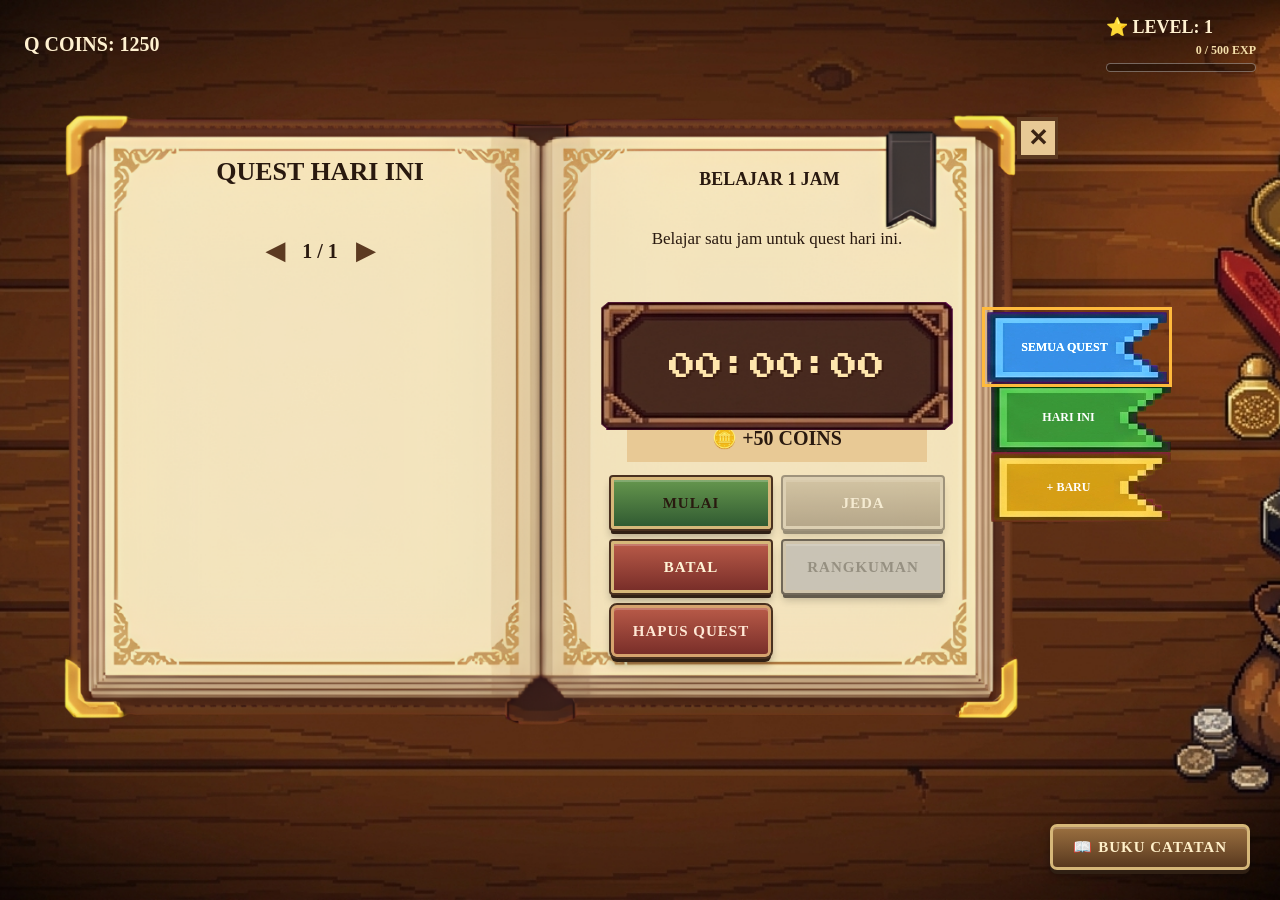
<file: PixelQuest/quest-preview.html>
<!DOCTYPE html>
<html lang="id">
<head>
  <meta charset="UTF-8">
  <meta name="viewport" content="width=device-width, initial-scale=1.0">

  <title>Quest Journal - Pixel Quest</title>

  <link rel="stylesheet" href="css/quest-preview.css">
</head>

<body>

  <main class="quest-screen">

    <!-- Status pemain -->
    <header class="quest-header">
     <div class="player-coins">
        Q COINS: <span id="coins-display">1250</span>
        </div>

      <div class="player-progression">
  <div class="player-level">
    ⭐ LEVEL: <span id="level-display">1</span>
  </div>

  <div class="player-exp-label">
    <span id="exp-display">0 / 500 EXP</span>
  </div>

  <div class="exp-progress-track">
    <div id="exp-progress-fill"></div>
  </div>
</div>
    </header>

    <!-- Area buku Quest -->
    <section class="quest-layout">

      <div class="quest-book">

        <!-- Tombol tutup -->
        <button class="close-button" type="button">
          ✕
        </button>

        <!-- Halaman kiri -->
        <section class="book-page quest-list-page">

          <h1>QUEST HARI INI</h1>

       <div class="quest-list" id="quest-list">
        </div>

         <div class="quest-pagination">
            <button type="button" id="quest-prev-page">◀</button>
              <span id="quest-page-indicator">1 / 1</span>
            <button type="button" id="quest-next-page">▶</button>
        </div>

        </section>

        <!-- Halaman kanan -->
        <section class="book-page quest-detail-page">

          <h2 id="detail-title">BELAJAR 1 JAM</h2>

          <p id="detail-description">
            Belajar satu jam untuk quest hari ini.
          </p>
          <form id="quest-form" class="quest-form quest-story-form" hidden>
            <button
              type="button"
              id="back-to-quest-form-button"
              class="back-to-quest-form-button">
              ← KEMBALI
            </button>

  <h3>📜 Pendaftaran Misi Petualang</h3>

  <p>
    Salam, Petualang! Aku ingin mendaftarkan misi baru
    dengan nama
  <input type="text" id="new-quest-name"
  class="story-input story-title-input"
  placeholder="Nama misi..."
  maxlength="25"
  required>
  </p>
  <p>
  Aku ingin mendaftarkan misi ini sebagai Quest:
<select id="new-quest-category" class="story-input" required>
  <option value="">Pilih kategori</option>
  <option value="belajar">Belajar</option>
  <option value="pekerjaan">Pekerjaan</option>
  <option value="ibadah">Ibadah</option>
  <option value="kesehatan">Kesehatan</option>
  <option value="olahraga">Olahraga</option>
  <option value="kreativitas">Kreativitas</option>
  <option value="rumah_tangga">Rumah Tangga</option>
  <option value="keuangan">Keuangan</option>
  <option value="hiburan">Hiburan</option>
  <option value="bermain_game">Bermain Game</option>
  <option value="sosial">Sosial</option>
  <option value="lainnya">Lainnya</option>
</select>
</p>
  <p>Inilah kisah di balik petualanganku:</p>

<textarea id="new-quest-description"
  class="story-input story-narrative"
  placeholder="Tuliskan cerita dan tujuan misimu..."
  rows="3"
  maxlength="100"
  required></textarea>

  <p>
    Aku berencana menjalankan misi ini setiap:
  </p>

  <div class="quest-days">
    <label><input type="checkbox" name="quest-days" value="1"> Senin</label>
    <label><input type="checkbox" name="quest-days" value="2"> Selasa</label>
    <label><input type="checkbox" name="quest-days" value="3"> Rabu</label>
    <label><input type="checkbox" name="quest-days" value="4"> Kamis</label>
    <label><input type="checkbox" name="quest-days" value="5"> Jumat</label>
    <label><input type="checkbox" name="quest-days" value="6"> Sabtu</label>
    <label><input type="checkbox" name="quest-days" value="0"> Minggu</label>
  </div>
  <!-- TANGGAL MULAI QUEST -->
<div class="quest-date-section">

  <p>
    Petualanganku akan dimulai pada tanggal:
  </p>

  <input
    type="date"
    id="new-quest-start-date"
    class="story-input story-date-input"
    required
  >

  <small id="quest-date-preview">
    Tanggal berakhir akan dihitung otomatis.
  </small>

</div>

  <p>
    Petualanganku akan dimulai pukul
    <input type="time" id="new-quest-start-time"
      class="story-input story-time-input"
      value="19:00" required>,
    dengan durasi
    <input type="number" id="new-quest-duration"
      class="story-input story-number-input"
      min="1" placeholder="30" required>
    menit setiap sesi.
  </p>

  <p>
    Misi ini akan berlangsung selama
    <select id="new-quest-period" class="story-input" required>
      <option value="">Pilih periode</option>
      <option value="weekly">1 Minggu</option>
      <option value="monthly">1 Bulan</option>
      <option value="yearly">1 Tahun</option>
    </select>
    dengan target
    <input type="number" id="new-quest-target"
      class="story-input story-number-input"
      min="1" placeholder="20" required>
    sesi.
  </p>

  <p>
    Tingkat kesulitan petualanganku adalah
    <select id="new-quest-difficulty" class="story-input" required>
      <option value="">Pilih</option>
      <option value="easy">EASY</option>
      <option value="normal">NORMAL</option>
      <option value="hard">HARD</option>
      <option value="epic">EPIC</option>
    </select>.
  </p>

  <p>Dengan ini aku siap menerima tantangan!</p>

  <button type="submit" id="save-quest-button">
    ⚔ DAFTARKAN MISI
  </button>

</form>

          
          <div class="quest-streak">
            🔥 5 HARI
          </div>

          <div class="quest-timer" id="quest-timer">
            00:00:00
          </div>

          <div class="quest-reward">
            🪙 +50 COINS
          </div>

          <div class="quest-actions">
            <button id="start-button" type="button">
              MULAI
            </button>
            <button id="pause-button" disabled>JEDA</button>
            <button id="cancel-timer-button">BATAL</button>
            <button id="summary-button" type="button" disabled>
              RANGKUMAN
            </button>
            <button id="delete-quest-button">HAPUS QUEST</button>
          </div>
          <button id="open-quest-book-button">
          📖 BUKU CATATAN
          </button>
        </section>
        <!-- HALAMAN BUKU QUEST -->
      </div>
      <!-- Kategori Quest -->


<nav class="quest-categories">
  <div class="quest-category-navigation">

    <button
      class="category-button active"
      data-category="all"
      type="button">
      SEMUA QUEST
    </button>

    <button
      class="category-button"
      data-category="today"
      type="button">
      HARI INI
    </button>

    <button
      class="category-button"
      data-category="new"
      type="button">
      + BARU
    </button>

  </div>
</nav>

    </section>

<!-- HALAMAN BUKU PETUALANGAN -->
<section id="quest-book-page" hidden>

  <button id="back-to-quest-button" type="button">
    ← KEMBALI
  </button>

  <div class="quest-book-content">

    <!-- JUDUL BUKU -->
   <header class="quest-book-header">
  <h2 id="quest-book-title">BUKU PETUALANGAN</h2>
  <p id="quest-book-subtitle">Catatan perjalanan Quest</p>
</header>
    <!-- BUKU TERBUKA -->
    <div id="quest-book-entries">

      <!-- HALAMAN KIRI: REFLEKSI -->
      <section class="quest-journal-writing">

        <h3>✍️ Cerita Petualanganmu</h3>

        <p class="journal-intro">
          Tuliskan sedikit perjalananmu hari ini...
        </p>

        <form id="quest-reflection-form">

          <label for="reflection-learned">
            Apa yang kamu pelajari hari ini?
          </label>
          <textarea
            id="reflection-learned"
            placeholder="Hari ini aku belajar tentang..."
          ></textarea>

          <label for="reflection-challenge">
            Apa yang terasa sulit?
          </label>
          <textarea
            id="reflection-challenge"
            placeholder="Bagian yang paling menantang adalah..."
          ></textarea>

          <label for="reflection-improve">
            Apa yang ingin kamu coba besok?
          </label>
          <textarea
            id="reflection-improve"
            placeholder="Besok aku ingin mencoba..."
          ></textarea>

          <label for="reflection-notes">
            Catatan kecilku
          </label>
          <textarea
            id="reflection-notes"
            placeholder="Hal lain yang ingin aku ingat..."
          ></textarea>

          <button
            id="save-reflection-button"
            type="button"
          >
            SIMPAN HALAMAN 📖
          </button>

        </form>
      </section>

      <!-- HALAMAN KANAN: RIWAYAT -->
      <section id="quest-book-history">

        <h3>📚 Jejak Petualangan</h3>

        <p class="journal-intro">
          Semua perjalanan petualanganmu tersimpan di sini.
        </p>

        <div id="quest-book-history-list">
          <p>Belum ada catatan petualangan.</p>
        </div>

        <!-- TEMPAT NAVIGASI HALAMAN RIWAYAT -->
        <nav
          id="quest-book-history-pagination"
          class="quest-book-history-pagination"
          aria-label="Navigasi halaman riwayat"
          hidden
        >
          <button
            id="history-prev-button"
            type="button"
            aria-label="Halaman sebelumnya"
          >
            ◀
          </button>

          <span id="history-page-indicator">1 / 1</span>

          <button
            id="history-next-button"
            type="button"
            aria-label="Halaman berikutnya"
          >
            ▶
          </button>
        </nav>

      </section>

    </div>
  </div>
</section>


  </main>

<script src="js/coin-system.js"></script>
<script src="js/quest-preview.js"></script>
</body>
</html>
</file>
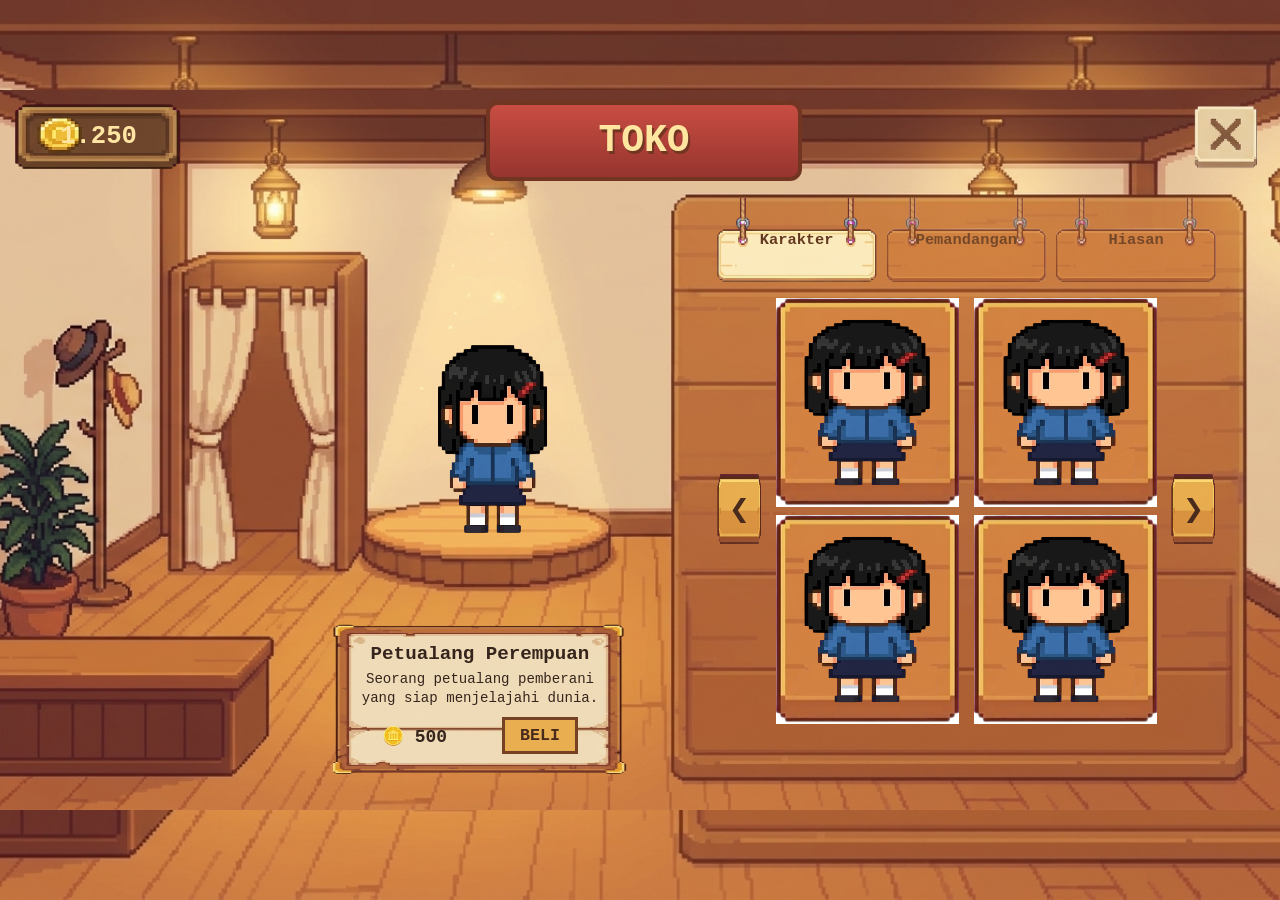
<file: PixelQuest/shop.html>
<!DOCTYPE html>
<html lang="id">
<head>
    <meta charset="UTF-8">
    <meta name="viewport" content="width=device-width, initial-scale=1.0">

    <title>Pixel Quest - Toko</title>

    <link rel="stylesheet" href="css/shop.css">
</head>

<body>

  
<main class="shop-scene">

    <!-- SALDO COINS -->
    <div class="shop-coin-box">
        <span>🪙</span>
        <span id="shop-coins">0</span>
    </div>

    <!-- JUDUL TOKO -->
    <h1 class="shop-title">TOKO</h1>

    <!-- TOMBOL KEMBALI -->
    <a href="index.html" class="shop-close" aria-label="Kembali ke Lobby">
        ×
    </a>

<!-- AREA PREVIEW KARAKTER -->
<section class="shop-preview">

    <!-- Gambar karakter -->
    <div class="shop-character-preview"></div>

    <!-- Panel detail karakter -->
    <div class="shop-detail-card">

        <h2 id="shop-item-name">Petualang Perempuan</h2>

        <p id="shop-item-description">
            Seorang petualang pemberani yang siap menjelajahi dunia.
        </p>

        <div class="shop-detail-footer">
            <span class="shop-item-price" id="shop-item-price">
                🪙 500
            </span>

            <button type="button" id="shop-buy-button">
                BELI
            </button>
        </div>

    </div>

</section>


    <!-- PANEL KATALOG -->
    <section class="shop-catalog">

        <div class="shop-tabs">
            <button class="shop-tab active" type="button">
                Karakter
            </button>

            <button class="shop-tab" type="button" disabled>
                Pemandangan
            </button>

            <button class="shop-tab" type="button" disabled>
                Hiasan
            </button>
        </div>

<div class="shop-carousel">

    <button id="shop-prev" class="shop-arrow" type="button">
        ❮
    </button>

    <div class="shop-items" id="shop-items">
        <!-- Kartu karakter dibuat melalui JavaScript -->
    </div>

    <button id="shop-next" class="shop-arrow" type="button">
        ❯
    </button>

</div>


    </section>

    <div id="shop-message"></div>

</main>
<script src="js/character-catalog.js"></script>
<script src="js/shop.js"></script>

</body>
</html>
</file>
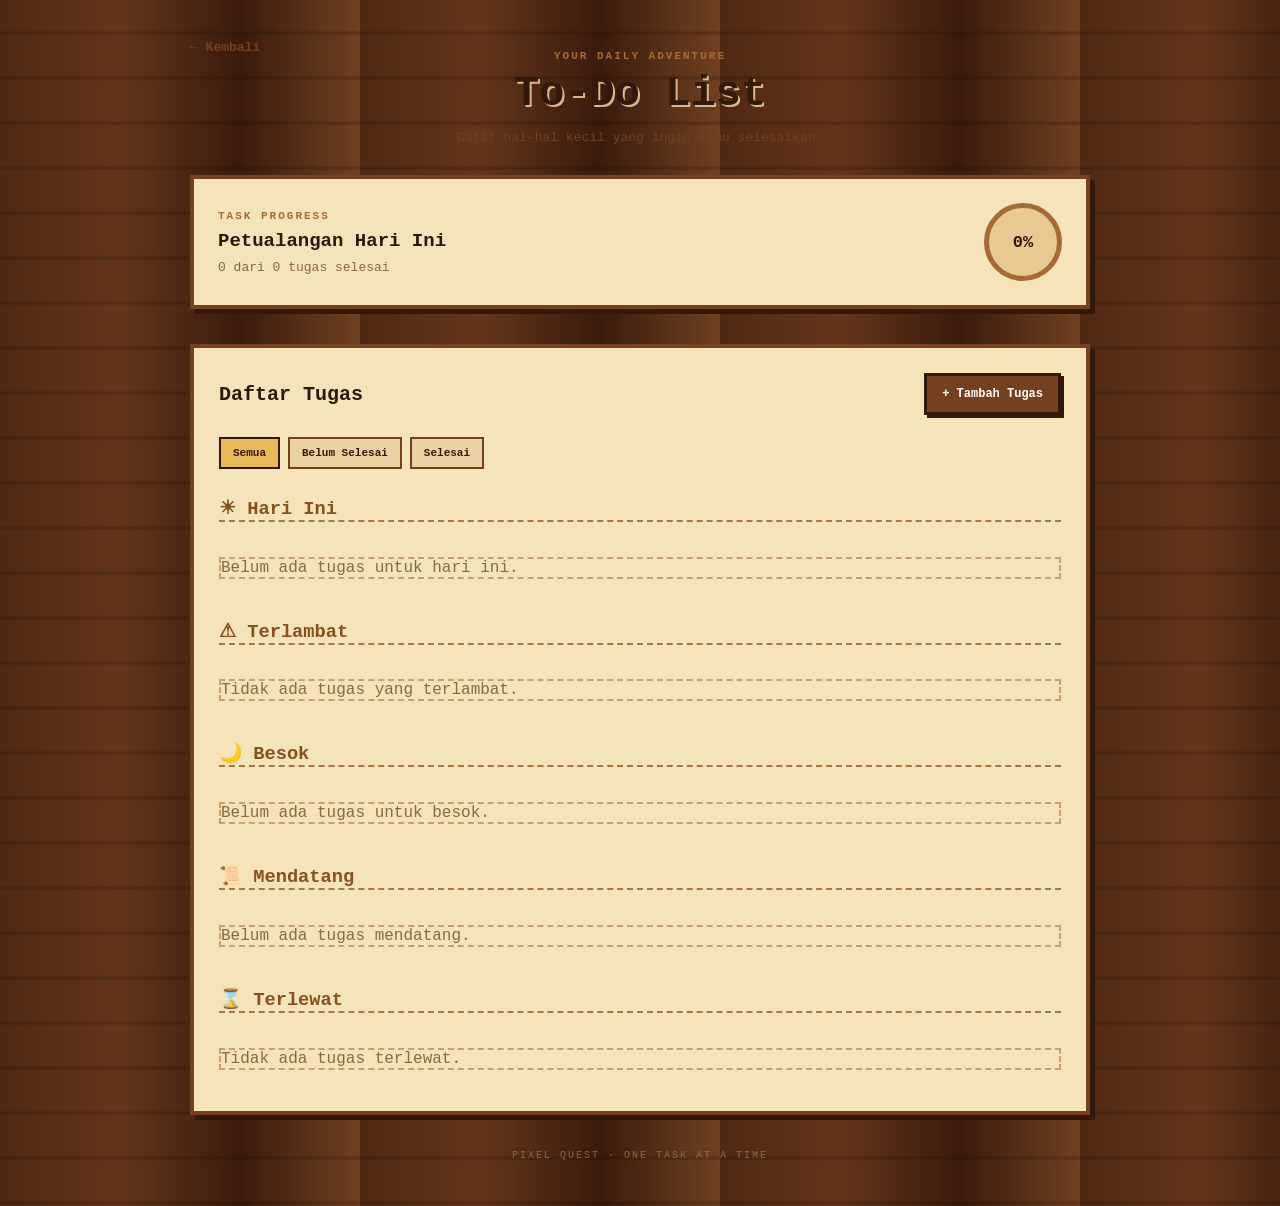
<file: PixelQuest/todolist/todolist.html>
<!DOCTYPE html>
<html lang="id">
<head>
  <meta charset="UTF-8">
  <meta name="viewport" content="width=device-width, initial-scale=1.0">
  <title>Pixel Quest — To-Do List</title>
  <link rel="stylesheet" href="todolist.css">
</head>
<body>

  <main class="todo-page">

    <header class="todo-header">
      <a href="../index.html" class="back-button">← Kembali</a>
      <div class="header-title">
        <p class="eyebrow">YOUR DAILY ADVENTURE</p>
        <h1>To-Do List</h1>
        <p class="subtitle">Catat hal-hal kecil yang ingin kamu selesaikan.</p>
      </div>
    </header>

    <section class="progress-panel">
      <div>
        <p class="panel-label">TASK PROGRESS</p>
        <h2>Petualangan Hari Ini</h2>
        <p class="progress-text" id="progressText">0 dari 0 tugas selesai</p>
      </div>

      <div class="progress-circle">
        <span id="progressPercent">0%</span>
      </div>
    </section>


    <section class="todo-content">

      <div class="section-heading">
        <h2>Daftar Tugas</h2>
        <button class="add-button" type="button">+ Tambah Tugas</button>
      </div>


<div class="filter-bar">
  <button class="filter-button active" data-filter="all" type="button">
    Semua
  </button>
  <button class="filter-button" data-filter="pending" type="button">
    Belum Selesai
  </button>
  <button class="filter-button" data-filter="completed" type="button">
    Selesai
  </button>
</div>


      <section class="task-group">
        <h3>☀ Hari Ini</h3>

        <div class="task-list" id="todayTasks">
          <p class="empty-message">Belum ada tugas untuk hari ini.</p>
        </div>
      </section>
          <section class="task-group">
      <h3>⚠ Terlambat</h3>
      <div class="task-list" id="overdueTasks">
        <p class="empty-message">Tidak ada tugas yang terlambat.</p>
      </div>
    </section>

      <section class="task-group">
        <h3>🌙 Besok</h3>

        <div class="task-list" id="tomorrowTasks">
          <p class="empty-message">Belum ada tugas untuk besok.</p>
        </div>
      </section>

      <section class="task-group">
        <h3>📜 Mendatang</h3>

        <div class="task-list" id="upcomingTasks">
          <p class="empty-message">Belum ada tugas mendatang.</p>
        </div>
      </section>
      <section class="task-group">
        <h3>⌛ Terlewat</h3>
          <div class="task-list" id="overdueTasks">
            <p class="empty-message">Tidak ada tugas terlewat.</p>
          </div>
        </section>

    </section>

    <footer class="todo-footer">
      <p>PIXEL QUEST · ONE TASK AT A TIME</p>
    </footer>

  </main>

  <script src="todolist.js"></script>
</body>
</html>
</file>
<file: PixelQuest/css/quest-preview.css>
/* =====================================
   1. RESET DAN WARNA DASAR
===================================== */
@import url('https://fonts.googleapis.com/css2?family=Press+Start+2P&display=swap');

* {
  margin: 0;
  padding: 0;
  box-sizing: border-box;
}

:root {
  --paper: #fff1d0;
  --paper-dark: #e8c995;
  --brown: #5c3a21;
  --brown-dark: #3a2313;
  --gold: #d99b32;
  --text: #29190f;
}

body {
  min-height: 100vh;
  background: #211b17;
  color: var(--text);
  font-family: Georgia, serif;
}

button {
  font: inherit;
  cursor: pointer;
}


/* =====================================
   2. LAYOUT UTAMA
===================================== */

.quest-screen {
  width: min(1400px, 100%);
  min-height: 100vh;
  margin: auto;
  padding: 16px 24px;
  display: flex;
  flex-direction: column;
  gap: 20px;
}


/* =====================================
   3. STATUS PEMAIN
===================================== */

.quest-header {
  display: flex;
  justify-content: space-between;
  align-items: center;
  color: var(--paper);
  font-weight: bold;
  font-size: 20px;
}

.player-coins,
.player-level {
  white-space: nowrap;
}


/* =====================================
   4. AREA QUEST
===================================== */
.quest-layout {
  display: grid;
  grid-template-columns: minmax(0, 1fr) 190px;
  align-items: center;
  gap: 8px;
  position: relative;
}


/* =====================================
   5. BUKU QUEST
===================================== */
.quest-book {
  position: relative;
  display: grid;
  grid-template-columns: 1fr 1fr;
  min-width: 0;
  width: 100%;
  height: 650px;
  min-height: 650px;
  max-height: 650px;
  box-sizing: border-box;
  background-image: url("../assets/quest/book-removebg-preview.png");
  background-size: 100% 100%;
  background-position: center;
  background-repeat: no-repeat;
  border: none;
  border-radius: 10px;
  padding: 35px 45px;
  box-shadow: none;
  grid-template-rows: minmax(0, 1fr);
  align-items: stretch;
  overflow: hidden;
}

.book-page {
  min-width: 0;
  height: 100%;
  min-height: 0;
  padding: 30px;
  box-sizing: border-box;
  overflow: hidden;
  background: transparent;
  border: none;
}

.quest-list-page {
  border-radius: 8px 0 0 8px;
  border-right: none;
  padding-right: 20px;
  padding-left: 80px;
  padding-right: 50px;
}

.quest-detail-page {
  border-radius: 0 8px 8px 0;
  border-left: none;
}


/* =====================================
   6. TOMBOL TUTUP
===================================== */

.close-button {
  position: absolute;
  top: 25px;
  right: -1px;
  z-index: 5;
  width: 42px;
  height: 42px;
  background: var(--paper-dark);
  border: 4px solid var(--brown);
  color: var(--brown-dark);
  font-size: 24px;
  font-weight: bold;
}


/* =====================================
   7. HALAMAN KIRI
===================================== */

.quest-list-page h1,
.quest-detail-page h2 {
  text-align: center;
  font-size: 26px;
  margin-bottom: 25px;
}

.quest-list {
  display: flex;
  flex-direction: column;
  gap: 12px;
}

.quest-item {
  position: relative;
  display: flex;
  align-items: center;
  gap: 12px;
  width: 100%;
  min-height: 82px;
  padding: 10px;
  text-align: left;
  background: var(--paper-dark);
  border: 3px solid #a98451;
  border-radius: 7px;
  color: var(--text);
}

.quest-item.active {
  border: 4px solid var(--gold);
  background: #f6dba5;
  box-shadow: 0 0 0 3px #e9b94e;
}

.quest-icon {
  font-size: 30px;
}

.quest-item-info {
  display: flex;
  flex-direction: column;
  gap: 7px;
  min-width: 0;
}

.quest-item-info strong {
  font-size: 16px;
}

.quest-item-info small {
  font-size: 12px;
}

.quest-rank {
  margin-left: auto;
  align-self: flex-start;
  padding: 4px 8px;
  background: #bd7941;
  border: 2px solid var(--brown);
  color: white;
  font-weight: bold;
}


/* =====================================
   8. PAGINATION
===================================== */

.quest-pagination {
  display: flex;
  justify-content: center;
  align-items: center;
  gap: 18px;
  margin-top: 25px;
  font-size: 20px;
  font-weight: bold;
}

.quest-pagination button {
  border: none;
  background: transparent;
  color: var(--brown);
  font-size: 24px;
}


/* =====================================
   9. HALAMAN KANAN
===================================== */

.quest-detail-page {
  display: flex;
  flex-direction: column;
  align-items: center;
}

.quest-detail-page h2 {
  width: 100%;
}

.quest-detail-page p {
  text-align: center;
  font-size: 17px;
  line-height: 1.5;
}

.quest-streak {
  margin: 0px 0 1px;
  font-size: 20px;
  font-weight: bold;
}
#quest-timer {
  width: 320px;
  height: 130px;
  max-width: 100%;

  background-image: url("../assets/timer.png");
  background-size: 100% 100%;
  background-position: center;
  background-repeat: no-repeat;

  background-color: transparent;
  border: none;
  box-shadow: none;

  display: flex;
  align-items: center;
  justify-content: center;

  box-sizing: border-box;
  padding: 0 25px;

  font-family: 'Press Start 2P', monospace;
  font-size: 27px;
  color: #ffe6ad;
  text-shadow: 2px 2px 0 #3b1d13;

  white-space: nowrap;
}

.quest-reward {
  width: min(100%, 300px);
  margin-top: 20px;
  padding: 12px;
  text-align: center;
  background: var(--paper-dark);
  font-size: 20px;
  font-weight: bold;
}


/* =====================================
   10. TOMBOL AKSI
===================================== */

.quest-actions {
  display: flex;
  gap: 8px;
  width: 100%;
  box-sizing: border-box;
  padding-right: 40px;
  padding-left: 40px;
}

.quest-actions button {
  flex: 1;
  min-height: 45px;
  padding: 6px 4px;
  border: 3px solid var(--brown-dark);
  border-radius: 2px;
  font-weight: bold;
  font-size: 13px;
}

#start-button {
  background: #f5a623;
  color: var(--text);
}

#summary-button {
  background: #bdb5a8;
  color: #756c60;
}

#summary-button:disabled {
  cursor: not-allowed;
  opacity: 0.7;
}


/* =====================================
   11. KATEGORI QUEST
===================================== */

.quest-categories {
  display: flex;
  flex-direction: column;
  align-items: center;
  justify-content: center;
  gap: 12px;
  width: 200px;
  min-width: 200px;
}

.category-button {
  min-height: 58px;
  padding: 10px;
  background: #326b9b;
  border: 4px solid var(--brown-dark);
  color: white;
  font-weight: bold;
}

.category-button:nth-child(2) {
  background: #327bb0;
}

.category-button:nth-child(3) {
  background: #388a42;
}

.category-button:nth-child(4) {
  background: #d69a19;
}

.category-button.active {
  outline: 3px solid var(--gold);
  outline-offset: 2px;
}


/* =====================================
   12. TABLET
===================================== */

@media (min-width: 601px) and (max-width: 1023px){

  .quest-screen {
    padding: 14px;
    gap: 14px;
  }

  .quest-layout {
    grid-template-columns: minmax(0, 1fr);
    gap: 14px;
  }

  .quest-book {
    padding: 8px;
  }

  .book-page {
    min-height: 460px;
    padding: 20px;
  }

  .quest-list-page h1,
  .quest-detail-page h2 {
    font-size: 22px;
  }

  .quest-categories {
    flex-direction: row;
    justify-content: center;
    flex-wrap: wrap;
  }

  .category-button {
    flex: 1;
    min-width: 120px;
  }

.quest-journal-writing,
#quest-book-history {
  width: 100%;
  height: 100%;
  min-width: 0;
  min-height: 0;
  box-sizing: border-box;
  overflow-y: auto;
  background: transparent;
  padding-left: 95px;
  padding-right: 60px;
  margin-top: 36px;
}
}


/* =====================================
   13. HP
===================================== */

@media (max-width: 600px) {
  .quest-screen {
    padding: 10px;
    gap: 14px;
  }

  .quest-header {
    font-size: 13px;
  }

  .quest-layout {
    display: flex;
    flex-direction: column;
    align-items: stretch;
    gap: 10px;
  }

.quest-book {
  grid-template-columns: minmax(0, 1fr) minmax(0, 1fr);
  grid-template-rows: minmax(0, 1fr);
  height: 650px;
  min-height: 650px;
  max-height: 650px;
  padding: 35px 45px;
  gap: 0;
}

  .book-page {
    min-height: auto;
    padding: 18px 12px;
    border: 3px solid #c49b5e;
    border-radius: 5px;
  }

  .quest-list-page h1,
  .quest-detail-page h2 {
    font-size: 19px;
    margin-bottom: 18px;
  }

  .quest-item {
    min-height: 65px;
    gap: 8px;
    padding: 7px;
  }

  .quest-icon {
    font-size: 24px;
  }

  .quest-item-info strong {
    font-size: 13px;
  }

  .quest-item-info small {
    font-size: 10px;
  }

  .quest-rank {
    font-size: 12px;
    padding: 3px 6px;
  }

  .quest-pagination {
    margin-top: 15px;
    font-size: 16px;
  }

  .quest-detail-page p {
    font-size: 14px;
  }

  .quest-streak {
    margin: 20px 0 12px;
    font-size: 19px;
  }

  .quest-timer {
    font-size: 27px;
  }

  .quest-reward {
    font-size: 16px;
  }

  .quest-actions {
    padding-top: 22px;
    gap: 8px;
  }

  .quest-actions button {
    min-height: 46px;
    font-size: 12px;
  }

  .quest-categories {
    display: grid;
    grid-template-columns: repeat(2, minmax(0, 1fr));
    gap: 8px;
  }

  .category-button {
    min-height: 45px;
    padding: 7px 4px;
    font-size: 11px;
  }

  .close-button {
    top: -12px;
    right: -5px;
    width: 34px;
    height: 34px;
    font-size: 19px;
  }
}
/* FORM PEMBUATAN QUEST */
.quest-form {
  display: flex;
  flex-direction: column;
  gap: 10px;
  margin-top: 18px;
  padding: 16px;
  background: #ead6ad;
  border: 4px solid #754629;
  box-shadow: 4px 4px 0 #3b2418;
  max-height: 420px;
  overflow-y: auto;
}

/* Pastikan form tersembunyi saat belum dipilih */
.quest-form[hidden] {
  display: none;
}

/* LABEL */
.quest-form label {
  color: #49301f;
  font-weight: bold;
  font-size: 13px;
}

/* INPUT, TEXTAREA, SELECT */
.quest-form input,
.quest-form textarea,
.quest-form select {
  width: 100%;
  box-sizing: border-box;
  padding: 10px;
  border: 2px solid #754629;
  border-radius: 4px;
  background: #fff4dc;
  color: #49301f;
  font-family: inherit;
  font-size: 13px;
  outline: none;
}

/* Efek ketika input dipilih */
.quest-form input:focus,
.quest-form textarea:focus,
.quest-form select:focus {
  border-color: #b77932;
  box-shadow: 0 0 0 2px #d8a65c;
}

/* TOMBOL SIMPAN */
#save-quest-button {
  padding: 12px;
  margin-top: 8px;
  border: 3px solid #49301f;
  background: #754629;
  color: #fff0cf;
  font-weight: bold;
  cursor: pointer;
  box-shadow: 3px 3px 0 #3b2418;
}

#save-quest-button:hover {
  background: #98633a;
}

#save-quest-button:active {
  transform: translate(2px, 2px);
  box-shadow: 1px 1px 0 #3b2418;
}

/* ===== GUILD QUEST LETTER ===== */

.quest-story-form {
  display: block;
  box-sizing: border-box;
  width: 100%;
  max-height: 430px;
  overflow-y: auto;
  margin-top: 12px;
  padding: 20px;
  background: #f1dfba;
  color: #49301f;
  border: 3px solid #9b7045;
  outline: 2px solid #49301f;
  box-shadow: inset 0 0 0 5px #e2c99c;
  font-family: Georgia, serif;
  line-height: 1.8;
}

.quest-story-form[hidden] {
  display: none;
}

.quest-story-form h3 {
  text-align: center;
  font-size: 17px;
  color: #59391f;
  border-bottom: 2px dashed #a47a4c;
  padding-bottom: 12px;
  margin: 0 0 16px;
  text-transform: uppercase;
}

.quest-story-form p {
  margin: 12px 0;
  font-size: 13px;
}

/* Kolom isian menyatu dengan cerita */
.quest-story-form .story-input {
  display: inline-block;
  width: auto;
  max-width: 100%;
  padding: 3px 7px;
  margin: 3px 0;
  border: none;
  border-bottom: 2px dashed #8b6038;
  border-radius: 0;
  background: #fff4dc;
  color: #49301f;
  font-family: Georgia, serif;
  font-size: 13px;
  font-weight: bold;
  vertical-align: baseline;
  box-shadow: none;
}

.quest-story-form .story-input:focus {
  outline: none;
  border-bottom: 2px solid #a66b2e;
  background: #fffaf0;
}

.quest-story-form .story-title-input {
  width: 90%;
}

.quest-story-form .story-time-input {
  width: 105px;
}

.quest-story-form .story-number-input {
  width: 75px;
}

.quest-story-form .story-narrative {
  display: block;
  box-sizing: border-box;
  width: 100%;
  min-height: 85px;
  padding: 10px;
  border: 1px dashed #9b7045;
  background: #fff4dc;
  color: #49301f;
  font-family: Georgia, serif;
  resize: vertical;
}

/* Pilihan hari seperti cap kalender */
.quest-story-form .quest-days {
  display: flex;
  flex-wrap: wrap;
  gap: 6px;
  margin: 8px 0 14px;
}

.quest-story-form .quest-days label {
  padding: 5px 8px;
  border: 1px solid #9b7045;
  background: #e8d1a7;
  color: #49301f;
  font-size: 11px;
  cursor: pointer;
}

.quest-story-form .quest-days input {
  width: auto;
  margin: 0 3px 0 0;
}

/* Tombol penerimaan misi */
.quest-story-form #save-quest-button {
  display: block;
  width: 100%;
  margin-top: 18px;
  padding: 12px;
  background: #754629;
  color: #fff0cf;
  border: 3px solid #49301f;
  box-shadow: 3px 3px 0 #3b2418;
  font-weight: bold;
  cursor: pointer;
}

.quest-story-form #save-quest-button:hover {
  background: #98633a;
}
/* HALAMAN BUKU QUEST */
#quest-book-page {
  position: fixed;
  inset: 0;
  z-index: 9999;
  width: 100%;
  height: 100vh;
  padding: 16px;
  box-sizing: border-box;
  overflow: hidden;
  background: #211b17;
}
.quest-book-content {
  position: relative;
  width: 100%;
  max-width: 1400px;
  height: 100%;
  margin: 0 auto;
  display: flex;
  flex-direction: column;
  min-height: 0;
}

#quest-book-title {
  text-align: center;
  margin-bottom: 8px;
}

#quest-book-subtitle {
  text-align: center;
  margin-bottom: 30px;
  font-size: 14px;
}

/* DUA HALAMAN BUKU */


#back-to-quest-button {
  padding: 8px 14px;
  cursor: pointer;
}


.quest-book-info p {
  margin: 8px 0;
}

/* FORMULIR REFLEKSI */
.quest-journal-writing h3,
#quest-book-history h3 {
  margin: 2px 0 2px;
}
.journal-intro{
  margin: 0px;
}

.quest-journal-writing .journal-intro {
  margin-bottom: 14px;
  font-size: 13px;
  font-style: italic;
}

.quest-journal-writing label {
  display: block;
  margin: 16px 0 6px;
  font-weight: bold;
}

.quest-journal-writing textarea {
  width: 100%;
  min-height: 65px;
  max-height: 65px;

  box-sizing: border-box;
  resize: none;
}


#quest-book-page .quest-book-content {
  min-height: 0;
  overflow: hidden;
}

/* RIWAYAT CATATAN */


/* TAMPILAN HP */
@media (max-width: 650px) {
  #quest-book-entries {
    grid-template-columns: 1fr;
  }
.quest-journal-writing {
  border-right: 2px solid #b18a58;
  border-radius: 8px 0 0 8px;
}


#quest-book-history {
  border-radius: 0 8px 8px 0;
}
}


/* MERAPIKAN TOMBOL QUEST */
.quest-detail-page .quest-actions {
  display: grid;
  grid-template-columns: repeat(2, minmax(0, 1fr));
  gap: 12px;
  width: 100%;
  max-width: 440px;
  margin: 15px auto 20px;
}

.quest-detail-page .quest-actions button {
  width: 100%;
  min-height: 52px;
  margin: 0;
  box-sizing: border-box;
  font-size: 15px;
}

#open-quest-book-button {
  grid-column: 1 / -1;
}
/* Area tetap untuk judul Quest */
.quest-detail-page #detail-title {
  width: 100%;
  height: 55px;
  box-sizing: border-box;
  padding: 8px 35px;
  padding-right: 50px;

  display: flex;
  align-items: center;
  justify-content: center;

  background: transparent;
  border: 1px solid transparent;
  overflow: hidden;

  text-align: center;
  font-size: clamp(14px, 1.4vw, 22px);
  overflow-wrap: anywhere;
}
.quest-detail-page #detail-title {
  white-space: normal;
  overflow-wrap: break-word;
  word-break: normal;
  text-align: center;
}
.quest-detail-page #detail-description {
  width: 100%;
  height: 200px;
  box-sizing: border-box;
  padding: 0px 40px;
  white-space: normal;
  overflow-wrap: break-word;
  word-break: normal;
  text-align: center;

  overflow: hidden;
}
/* Sembunyikan elemen Quest saat formulir pendaftaran dibuka */
.quest-detail-page:has(#quest-form:not([hidden])) .quest-streak,
.quest-detail-page:has(#quest-form:not([hidden])) #quest-timer,
.quest-detail-page:has(#quest-form:not([hidden])) .quest-reward,
.quest-detail-page:has(#quest-form:not([hidden])) .quest-actions,
.quest-detail-page:has(#quest-form:not([hidden])) #open-quest-book-button {
  display: none;
}




/* TOMBOL KATEGORI PIXEL RIBBON */
.quest-layout .category-button {
  width: 180px;
  min-width: 180px;
  height: 70px;
  min-height: 70px;
  flex: 0 0 70px;

  display: flex;
  align-items: center;
  justify-content: center;

  box-sizing: border-box;
  padding: 8px 35px 8px 10px;
  margin: 0;

  border: none;
  border-radius: 0;
  background-color: transparent;
  background-repeat: no-repeat;
  background-position: center;
  background-size: 100% 100%;

  color: white;
  font-size: 12px;
  font-weight: bold;
  line-height: 1.2;
  text-align: center;
  white-space: normal;

  cursor: pointer;
  image-rendering: pixelated;
}
/* WARNA PITA */
.category-button[data-category="daily"] {
  background-image: url("../assets/quest/ribbon-red.png");
}
.category-button[data-category="all"] {
  background-image: url("../assets/quest/ribbon-blue.png");
}
.category-button[data-category="today"] {
  background-image: url("../assets/quest/ribbon-green.png");
}
.category-button[data-category="new"] {
  background-image: url("../assets/quest/ribbon-yellow.png");
}
/* EFEK SAAT DIPILIH */
.category-button.active {
  filter: brightness(1.2);
  transform: translateX(-4px);
}
/* EFEK SAAT DISOROT */
.category-button:hover {
  filter: brightness(1.15);
}
.quest-layout .quest-categories {
  position: relative;
  z-index: 5;
  margin-left: -85px;
}

/* =====================================
   BUKU CATATAN PETUALANGAN
===================================== */

/* HALAMAN BUKU FULLSCREEN */
#quest-book-page:not([hidden]) {
  position: fixed;
  inset: 0;
  z-index: 9999;

  width: 100%;
  height: 100vh;
  padding: 16px;

  display: flex;
  justify-content: center;
  align-items: center;

  box-sizing: border-box;
  overflow: hidden;
  background: #211b17;
}

/* KONTEN UTAMA */
#quest-book-page .quest-book-content {
  display: flex;
  flex-direction: column;

  width: 100%;
  max-width: 1400px;
  height: 100%;
  max-height: 900px;
  min-height: 0;

  margin: 0 auto;
  box-sizing: border-box;
  overflow: hidden;
}

/* JUDUL BUKU */
.quest-book-header {
  flex: 0 0 auto;
  text-align: center;
}

#quest-book-title {
  margin-bottom: 6px;
  color: var(--paper);
  font-size: 26px;
}

#quest-book-subtitle {
  margin-bottom: 12px;
  color: var(--paper-dark);
  font-size: 14px;
}




.quest-book-info p {
  margin: 5px 0;
}

/* DUA HALAMAN BUKU */
#quest-book-entries {
  display: grid;
  grid-template-columns: minmax(0, 1fr) minmax(0, 1fr);

  flex: 1 1 auto;
  width: 100%;
  min-height: 0;

  gap: 0;
  padding: 0;
  box-sizing: border-box;
  overflow: hidden;

  background-image: url("../assets/quest/book-removebg-preview.png");
  background-size: 100% 100%;
  background-position: center;
  background-repeat: no-repeat;
}

/* HALAMAN KIRI DAN KANAN */
.quest-journal-writing,
#quest-book-history {
  width: 100%;
  height: 100%;
  min-width: 0;
  min-height: 0;
  box-sizing: border-box;
  overflow-x: hidden;
  background: transparent;
  overflow-y: auto;
}

/* ISI HALAMAN KIRI */
.quest-journal-writing {
  position: absolute;
  top: 20%;
  left: 7%;
  width: 50%;
  padding: 10px 65px 20px;
  margin: 0;
  transform: scale(0.8);
  transform-origin: top left;
}

/* ISI HALAMAN KANAN */
#quest-book-history {
  position: absolute;
  top: 20%;
  left: 57%;
  width: 37%;
  height: 75%;
  padding: 0;
  margin: 0;
  overflow-x: hidden;
  overflow-y: auto;
  min-height: 0;
  box-sizing: border-box;
}

/* JUDUL DAN PENGANTAR */
.quest-journal-writing h3,
#quest-book-history h3 {
  margin: 0 0 10px;
}

.quest-journal-writing .journal-intro,
#quest-book-history .journal-intro {
  margin-bottom: 14px;
  font-size: 13px;
  font-style: italic;
}

/* LABEL FORMULIR */
.quest-journal-writing label {
  display: block;
  margin: 12px 0 6px;
  font-weight: bold;
}

/* KOTAK REFLEKSI */
.quest-journal-writing textarea {
  display: block;
  width: 100%;
  height: 65px;
  min-height: 65px;
  max-height: 65px;
  padding: 10px;
  box-sizing: border-box;
  resize: none;
}

/* TOMBOL SIMPAN */
#save-reflection-button {
  margin-top: 12px;
}

/* RIWAYAT CATATAN */
.quest-history-entry {
  font-size: 14px;
  line-height: 1.4;
  margin-bottom: 24px;
  box-sizing: border-box;
  max-width: 100%;
  overflow-wrap: anywhere;
  word-break: break-word;
}

.quest-history-entry p {
  margin: 4px 0;
}

/* TOMBOL KEMBALI */
#back-to-quest-button {
  flex: 0 0 auto;
  align-self: flex-start;
  margin-bottom: 8px;
  padding: 8px 14px;
  cursor: pointer;
}

/* NAVIGASI RIWAYAT */
.quest-book-history-pagination {
  display: flex;
  justify-content: center;
  align-items: center;
  gap: 20px;
  margin-top: 12px;
}

.quest-book-history-pagination[hidden] {
  display: none;
}

/* TAMPILAN TABLET */
@media (min-width: 601px) and (max-width: 1023px) {
  .quest-journal-writing {
    padding: 45px 25px 25px 55px;
  }

  #quest-book-history {
    padding: 45px 55px 25px 25px;
  }
}

/* TAMPILAN HP */
@media (max-width: 600px) {
  #quest-book-page:not([hidden]) {
    padding: 8px;
  }

  #quest-book-title {
    font-size: 19px;
  }

  #quest-book-subtitle {
    margin-bottom: 8px;
    font-size: 12px;
  }



  #quest-book-entries {
    grid-template-columns: minmax(0, 1fr);
    grid-template-rows: repeat(2, minmax(0, 1fr));
    background-image: none;
  }

  .quest-journal-writing {
    padding: 25px 20px;
    border-bottom: 1px solid #b18a58;
  }

  #quest-book-history {
    padding: 25px 20px;
  }
}
.delete-history-button {
  display: block;
  margin-top: 10px;
  padding: 6px 10px;

  border: 1px solid #8f3830;
  background: #8f3830;
  color: white;

  font-family: inherit;
  font-size: 12px;
  cursor: pointer;
}

.delete-history-button:hover {
  background: #68251f;
}



/* =====================================
   MODE PENDAFTARAN QUEST
   ===================================== */

/* Background meja petualang */
.quest-screen:has(#quest-form:not([hidden])) {
  width: 100%;
  max-width: none;
  min-height: 100vh;
  margin: 0;
  padding: 20px;

  background-image: url("../assets/icons/quest.png");
  background-size: cover;
  background-position: center;
  background-repeat: no-repeat;
}

/* Sembunyikan status pemain */
.quest-screen:has(#quest-form:not([hidden])) .quest-header {
  display: none;
}

/* Hilangkan layout buku dan kategori */
.quest-screen:has(#quest-form:not([hidden])) .quest-layout {
  display: block;
  width: 100%;
}

.quest-screen:has(#quest-form:not([hidden])) .quest-categories,
.quest-screen:has(#quest-form:not([hidden])) .quest-list-page,
.quest-screen:has(#quest-form:not([hidden])) .close-button {
  display: none;
}

/* Hilangkan gambar dan bingkai buku */
.quest-screen:has(#quest-form:not([hidden])) .quest-book {
  display: block;
  width: 100%;
  height: auto;
  min-height: 0;
  max-height: none;
  padding: 0;

  grid-template-columns: 1fr;
  background: none;
  overflow: visible;
}

/* Area formulir */
.quest-screen:has(#quest-form:not([hidden])) .quest-detail-page {
  display: flex;
  width: 100%;
  min-height: 100vh;
  height: auto;

  align-items: center;
  justify-content: center;

  padding: 0;
  margin: 0;

  background: none;
  border: none;
  box-shadow: none;
  overflow: visible;
}

/* Sembunyikan informasi Quest biasa */
.quest-screen:has(#quest-form:not([hidden])) .quest-detail-page > h2,
.quest-screen:has(#quest-form:not([hidden])) .quest-detail-page > p,
.quest-screen:has(#quest-form:not([hidden])) .quest-streak,
.quest-screen:has(#quest-form:not([hidden])) #quest-timer,
.quest-screen:has(#quest-form:not([hidden])) .quest-reward,
.quest-screen:has(#quest-form:not([hidden])) .quest-actions,
.quest-screen:has(#quest-form:not([hidden])) #open-quest-book-button {
  display: none;
}

/* Kertas pendaftaran di tengah meja */
.quest-screen:has(#quest-form:not([hidden])) .quest-story-form {
  width: min(850px, 100%);
  max-height: none;
  height: auto;

  margin: 0 auto;
  padding: 10px 40px;

  background: transparent;
  border: none;
  outline: none;
  box-shadow: none;

  overflow: visible;

  zoom: 0.8;
}

/* Memperbesar tulisan formulir pendaftaran */
.quest-screen:has(#quest-form:not([hidden])) .quest-story-form {
  font-size: 18px;
  line-height: 1.8;
}

/* Judul formulir */
.quest-screen:has(#quest-form:not([hidden])) .quest-story-form h3 {
  font-size: 25px;
}

/* Tulisan input dan pilihan */
.quest-screen:has(#quest-form:not([hidden])) .story-input {
  font-size: 17px;
}

/* Tulisan pilihan hari */
.quest-screen:has(#quest-form:not([hidden])) .quest-days label {
  font-size: 16px;
}

/* Tombol daftarkan misi */
.quest-screen:has(#quest-form:not([hidden])) #save-quest-button {
  font-size: 20px;
}

/* =================================
   TOMBOL KEMBALI - PIXEL QUEST
   ================================= */

.back-to-quest-form-button {
  display: inline-block;
  position: relative;

  margin: 0 0 18px 0;
  padding: 12px 24px;

  font-family: Georgia, serif;
  font-size: 18px;
  font-weight: bold;
  letter-spacing: 1px;

  color: #f8e6bd;
  background: linear-gradient(
    180deg,
    #80603d,
    #49301f
  );

  border: 3px solid #d4ae70;
  outline: 2px solid #49301f;

  box-shadow:
    inset 0 2px 0 rgba(255,255,255,0.2),
    0 5px 0 #302014,
    0 7px 10px rgba(0,0,0,0.35);

  cursor: pointer;
  transition: 0.15s ease;
}

/* Efek saat diarahkan */
.back-to-quest-form-button:hover {
  color: #fff3cf;
  background: linear-gradient(
    180deg,
    #a47b49,
    #634329
  );

  transform: translateY(-2px);
}

/* Efek saat ditekan */
.back-to-quest-form-button:active {
  transform: translateY(3px);
  box-shadow:
    inset 0 2px 4px rgba(0,0,0,0.3),
    0 2px 0 #302014;
}



/* Halaman kanan menjadi acuan posisi timer */
.quest-detail-page {
  position: relative;
}

/* Timer selalu berada di posisi tetap */
.quest-detail-page #quest-timer {
  position: absolute;
  top: 30%;
  left: 50%;
  transform: translateX(-50%);

  width: 75%;
  box-sizing: border-box;
  margin: 0;
  text-align: center;
  z-index: 2;
}

/* =================================
   TOMBOL KONTROL TIMER PIXEL QUEST
   ================================= */

.quest-actions {
  display: flex;
  justify-content: center;
  align-items: center;
  flex-wrap: wrap;
  gap: 12px;
  margin-top: 20px;
}

.quest-actions button {
  min-width: 115px;
  padding: 12px 18px;

  font-family: Georgia, serif;
  font-size: 15px;
  font-weight: bold;
  letter-spacing: 1px;

  color: #fff4d6;
  border: 3px solid #d6b779;
  outline: 2px solid #49301f;

  box-shadow:
    inset 0 2px 0 rgba(255,255,255,0.2),
    0 5px 0 #302014,
    0 7px 8px rgba(0,0,0,0.3);

  cursor: pointer;
  transition: 0.15s ease;
}

/* MULAI */
#start-button {
  background: linear-gradient(180deg, #65964d, #315b32);
}

/* JEDA */
#pause-button {
  background: linear-gradient(180deg, #c99b42, #8b5b20);
}

/* BATAL */
#cancel-timer-button {
  background: linear-gradient(180deg, #b85a48, #792e29);
}

/* Efek hover */
.quest-actions button:not(:disabled):hover {
  filter: brightness(1.2);
  transform: translateY(-2px);
}

/* Efek ketika ditekan */
.quest-actions button:not(:disabled):active {
  transform: translateY(3px);
  box-shadow: 0 2px 0 #302014;
}

/* Tombol tidak aktif */
.quest-actions button:disabled {
  opacity: 0.45;
  filter: grayscale(0.7);
  cursor: not-allowed;
}
/* TOMBOL BUKU CATATAN */
#open-quest-book-button {
  position: fixed;
  right: 30px;
  bottom: 30px;
  top: auto;
  z-index: 100;


  padding: 11px 20px;
  min-width: 165px;

  font-family: Georgia, serif;
  font-size: 15px;
  font-weight: bold;
  letter-spacing: 1px;

  color: #fff0c9;
  background: linear-gradient(
    180deg,
    #9b7040,
    #59391f
  );

  border: 3px solid #d6b779;
  border-radius: 7px;

  box-shadow:
    inset 0 2px 0 rgba(255,255,255,0.2),
    0 4px 0 #302014,
    0 6px 9px rgba(0,0,0,0.35);

  cursor: pointer;
  transition: 0.15s ease;
}

#open-quest-book-button:hover {
  filter: brightness(1.2);
  transform: translateY(-2px);
}

#open-quest-book-button:active {
  transform: translateY(3px);
  box-shadow: 0 1px 0 #302014;
}
/* TOMBOL HAPUS QUEST */
#delete-quest-button {
  min-width: 145px;
  padding: 12px 18px;

  font-family: Georgia, serif;
  font-size: 15px;
  font-weight: bold;
  letter-spacing: 1px;

  color: #ffe8d5;

  background: linear-gradient(
    180deg,
    #b85a48,
    #792e29
  );

  border: 3px solid #d6a36e;
  border-radius: 6px;

  outline: 2px solid #49301f;

  box-shadow:
    inset 0 2px 0 rgba(255,255,255,0.2),
    0 5px 0 #302014,
    0 7px 8px rgba(0,0,0,0.3);

  cursor: pointer;
  transition: 0.15s ease;
}

#delete-quest-button:hover {
  filter: brightness(1.2);
  transform: translateY(-2px);
}

#delete-quest-button:active {
  transform: translateY(3px);
  box-shadow: 0 2px 0 #302014;
}

#delete-quest-button:disabled {
  opacity: 0.4;
  filter: grayscale(0.7);
  cursor: not-allowed;
}


/* =====================================
   BACKGROUND DEKORATIF — SIAP DIISI GAMBAR
   Ganti nilai none dengan:
   url("../assets/quest/nama-gambar.png")
===================================== */

/* 1. Background di belakang buku Quest */
.quest-screen {
  background-image: var(--quest-book-background, none);
  background-size: cover;
  background-position: center;
  background-repeat: no-repeat;
}

/* 2. Background di belakang halaman Buku Catatan */
#quest-book-page:not([hidden]) {
  background-image: var(--quest-notes-background, none);
  background-size: cover;
  background-position: center;
  background-repeat: no-repeat;
}
  :root {
    --quest-book-background: url("../assets/icons/background1.png");
    --quest-notes-background: url("../assets/icons/background1.png");
  }

/* =====================================
   GAMBAR KATEGORI PADA KARTU QUEST
===================================== */

.quest-icon {
  display: inline-flex;
  align-items: center;
  justify-content: center;
}

.quest-icon img {
  width: 42px;
  height: 42px;
  object-fit: contain;
  image-rendering: pixelated;
}

.quest-item.quest-completed {
  opacity: 0.45;
}

.quest-item.quest-completed.active {
  opacity: 0.65;
}


/* ==================================
   PIXEL QUEST - JOURNAL FORM
================================== */

.quest-journal-writing label {
  display: block;
  margin: 17px 0 8px;
  color: #51351c;
  font-family: Georgia, serif;
  font-size: 16px;
  font-weight: bold;
}

/* TEXT BOX */

.quest-journal-writing textarea {
  display: block;
  width: 100%;
  min-height: 85px;
  box-sizing: border-box;

  padding: 13px 15px;

  background: linear-gradient(
    145deg,
    #fffaf0,
    #f8edcf
  );

  border: 2px solid #bd9552;
  border-radius: 9px;

  color: #49321e;
  font-family: Georgia, serif;
  font-size: 14px;
  line-height: 1.6;

  box-shadow:
    inset 0 2px 5px rgba(91, 57, 20, 0.10),
    0 3px 7px rgba(91, 57, 20, 0.08);

  resize: vertical;

  transition:
    border-color 0.25s ease,
    box-shadow 0.25s ease,
    background 0.25s ease;
}

/* PLACEHOLDER */

.quest-journal-writing textarea::placeholder {
  color: #a18b6d;
  font-style: italic;
  opacity: 0.85;
}

/* SAAT TEXT BOX DIPILIH */

.quest-journal-writing textarea:focus {
  outline: none;

  border-color: #d49b32;

  background: #fffdf5;

  box-shadow:
    0 0 0 3px rgba(212, 155, 50, 0.18),
    0 4px 12px rgba(91, 57, 20, 0.13);
}

/* TOMBOL SIMPAN */

#save-reflection-button {
  display: inline-flex;
  align-items: center;
  justify-content: center;
  gap: 9px;

  margin-top: 18px;
  padding: 12px 23px;

  background: linear-gradient(
    145deg,
    #f8d77c,
    #d99b35,
    #b87925
  );

  border: 2px solid #8e5c20;
  border-radius: 9px;

  color: #482b12;

  font-family: Georgia, serif;
  font-size: 14px;
  font-weight: bold;
  letter-spacing: 0.7px;

  cursor: pointer;

  box-shadow:
    0 4px 0 #80501d,
    0 6px 12px rgba(64, 36, 12, 0.22);

  transition: all 0.2s ease;
}

/* HOVER */

#save-reflection-button:hover {
  background: linear-gradient(
    145deg,
    #ffe9a5,
    #edb94e,
    #c98b30
  );

  transform: translateY(-2px);

  box-shadow:
    0 6px 0 #80501d,
    0 9px 15px rgba(64, 36, 12, 0.25);
}

/* SAAT DITEKAN */

#save-reflection-button:active {
  transform: translateY(3px);

  box-shadow:
    0 1px 0 #80501d,
    0 3px 6px rgba(64, 36, 12, 0.2);
}
/* =====================================
   PLAYER EXP PROGRESSION
===================================== */

.player-progression {
  display: flex;
  flex-direction: column;
  gap: 5px;
  min-width: 150px;
}

.player-level {
  font-size: 18px;
  font-weight: bold;
}

.player-exp-label {
  font-size: 12px;
  color: #f5dfaa;
  text-align: right;
}

.exp-progress-track {
  width: 100%;
  height: 9px;
  background: rgba(0, 0, 0, 0.35);
  border: 1px solid rgba(255, 255, 255, 0.35);
  border-radius: 10px;
  overflow: hidden;
}

#exp-progress-fill {
  width: 0%;
  height: 100%;
  background: linear-gradient(90deg, #e6a23c, #ffe08a);
  border-radius: 10px;
  transition: width 0.4s ease;
}
</file>
<file: PixelQuest/css/shop.css>
/* ========================================
   SHOP SCENE - PIXEL QUEST
======================================== */

body {
    margin: 0;
    min-height: 100vh;
    width: 100%;
    display: grid;
    place-items: center;
    overflow: hidden;

    background-image: url("../assets/shop.jpg");
    background-size: cover;
    background-position: center;
    background-repeat: no-repeat;
    background-attachment: fixed;
}

/* Background utama toko */



.shop-scene {
    position: relative;
    width: min(100vw, 177.7778vh);
    aspect-ratio: 16 / 9;
    overflow: hidden;
    isolation: isolate;

    background-image: url("../assets/shop.jpg");
    background-size: cover;
    background-position: center;
    background-repeat: no-repeat;

    font-family: "Courier New", monospace;
    color: #35251c;
}




/* Saldo Coins */

.shop-coin-box {
    position: absolute;
    left: 1.2%;
    top: 2%;
    width: 13%;
    height: 9%;

    display: flex;
    align-items: center;
    justify-content: center;
    gap: 8px;

    background-image: url("../assets/toko/koin.png");
    background-size: 100% 100%;
    background-repeat: no-repeat;

    font-size: clamp(12px, 2vw, 28px);
    font-weight: bold;
    color: #ffe5a3;
    z-index: 5;
}

.shop-coin-box span:first-child {
    display: none;
}

/* Judul toko */

.shop-title {
    position: absolute;
    top: 1.5%;
    left: 38%;
    width: 24%;
    height: 10%;

    display: grid;
    place-items: center;
    margin: 0;

    background: linear-gradient(
        180deg,
        #c94d43,
        #96352e
    );

    border: 4px solid #713522;
    border-radius: 12px;

    font-size: clamp(18px, 3vw, 38px);
    color: #ffe6a0;
    text-shadow: 2px 3px 0 #713522;
    z-index: 5;
}


/* Tombol kembali */

.shop-close {
    position: absolute;
    top: 1.5%;
    right: 1.5%;
    width: 5.5%;
    height: 10%;

    display: block;

    background-image: url("../assets/toko/kembali.png");
    background-size: contain;
    background-position: center;
    background-repeat: no-repeat;

    font-size: 0;
    z-index: 5;
}


/* Area preview karakter */
.shop-preview {
    position: absolute;
    inset: 0;
    pointer-events: none;
}

/* Gambar karakter di atas panggung */
.shop-character-preview {
    position: absolute;
    left: 34%;
    top: 35%;
    width: 9%;
    height: 27%;

    background-image: url("../assets/karakter/karakterperempuan.jpg");
    background-repeat: no-repeat;
    background-position: 0 0;
    background-size: 400% 100%;

    image-rendering: pixelated;
}

/* Kartu detail karakter */
.shop-detail-card {
    position: absolute;
    left: 26%;
    bottom: 5%;
    width: 23%;
    height: 21%;

    display: flex;
    flex-direction: column;
    justify-content: center;
    align-items: center;
    padding: 2%;

    background: #f8e8c9;
    text-align: center;
    pointer-events: auto;
}

.shop-detail-card h2 {
    margin: 0 0 5px;
    font-size: clamp(12px, 1.5vw, 21px);
}

.shop-detail-card p {
    margin: 0;
    font-size: clamp(9px, 1.1vw, 15px);
    line-height: 1.4;
}

/* Harga dan tombol beli */
.shop-detail-footer {
    width: 100%;
    display: flex;
    justify-content: space-around;
    align-items: center;
    margin-top: 8px;
    gap: 8px;
}

.shop-item-price {
    font-size: clamp(11px, 1.4vw, 19px);
    font-weight: bold;
    white-space: nowrap;
}

#shop-buy-button {
    padding: 6px 15px;
    border: 3px solid #754324;
    background: #e9ae50;
    color: #482b1c;
    font-family: inherit;
    font-size: clamp(10px, 1.3vw, 18px);
    font-weight: bold;
    cursor: pointer;
}

/* Panel katalog kanan */
.shop-catalog {
    position: absolute;
    left: 53%;
    top: 15%;
    width: 45%;
    height: 78%;
    padding: 2.5% 3%;
    box-sizing: border-box;
}

/* Tab kategori */
.shop-tabs {
    display: flex;
    justify-content: space-between;
    align-items: center;
    gap: 2%;
    height: 14%;
}

.shop-tab {
    flex: 1;
    height: 120%;
    border: none;
    background-image: url("../assets/toko/papan1.jpg");
    background-size: 100% 100%;
    background-repeat: no-repeat;
    background-color: transparent;
    color: #482b1c;
    font-family: inherit;
    font-size: clamp(10px, 1.2vw, 17px);
    font-weight: bold;
    cursor: pointer;
    transform: translateY(-25px);
}

.shop-tab.active {
    background-image: url("../assets/toko/papan2.jpg");
    color: #63391f;
}

.shop-tab:disabled {
    opacity: 0.65;
    cursor: default;
}

/* Daftar karakter */
.shop-items {
    display: grid;
    grid-template-columns: repeat(2, minmax(0, 1fr));
    grid-template-rows: repeat(2, minmax(0, 1fr));
    align-items: center;
    justify-items: center;
    gap: 3% 4%;
    width: 100%;
    height: 78%;
    margin-top: 3%;
    overflow: hidden;
}

/* Kartu karakter katalog */
.shop-card {
    width: 90%;
    height: 100%;
    aspect-ratio: 223 / 266;
    min-width: 0;
    min-height: 0;
    padding: 5% 7%;
    box-sizing: border-box;

    background-image: url("../assets/toko/cardidle.jpg");
    background-size: 100% 100%;
    background-repeat: no-repeat;

    border: none;
    text-align: center;

    display: flex;
    flex-direction: column;
    align-items: center;
    justify-content: space-evenly;
}
.shop-card {
    cursor: pointer;
    transition: transform 0.2s ease;
}

.shop-card:hover {
    transform: scale(1.04);
}

.shop-card h3 {
    margin: 2px 0;
    font-size: clamp(9px, 1vw, 15px);
    color: #482b1c;
}

.shop-item-icon {
    width: 55%;  /* sebelumnya 65% */
    height: 70%; /* sebelumnya 48% */
    object-fit: contain;
    image-rendering: pixelated;
    flex-shrink: 0;
}


/* Pesan toko */
#shop-message {
    position: absolute;
    left: 53%;
    bottom: 2%;
    width: 45%;
    text-align: center;
    font-weight: bold;
}
.shop-carousel {
    display: flex;
    align-items: center;
    justify-content: center;
    gap: 2%;
    width: 100%;
    height: 78%;
    margin-top: 3%;
}

.shop-arrow {
    flex-shrink: 0;
    width: 9%;
    height: 18%;
    border: none;
    background: url("../assets/toko/assettoko3.jpg") center / 100% 100% no-repeat;
    background-color: transparent;
    color: #482b1c;
    font-size: clamp(14px, 2vw, 25px);
    cursor: pointer;
}

.shop-arrow:disabled {
    opacity: 0.35;
    cursor: default;
}

/* SIMULASI 4 KARTU KARAKTER */
.shop-items {
    display: grid;
    grid-template-columns: repeat(2, minmax(0, 1fr));
    grid-template-rows: repeat(2, minmax(0, 1fr));
    align-items: center;
    justify-items: center;
    gap: 2%;
    width: 100%;
    height: 78%;
    margin-top: 3%;
    overflow: hidden;
}


.shop-card:hover {
    transform: scale(1.04);
}

.shop-card h3 {
    margin: 2px 0;
    font-size: clamp(9px, 1vw, 15px);
    text-align: center;
}
/* BORDER GAMBAR PANEL DETAIL */
.shop-detail-card {
    position: absolute;
    left: 26%;
    bottom: 5%;
    width: 23%;
    height: 21%;
    box-sizing: border-box;

    /* Ganti path ini dengan lokasi gambar border */
    background-image: url("../assets/toko/papantoko.jpg");
    background-size: 100% 100%;
    background-repeat: no-repeat;
    background-position: center;

    /* Hilangkan jika warna beige tidak diperlukan */
    background-color: transparent;
}
/* KARTU KATALOG - UKURAN LEBIH BESAR */
.shop-items {
    grid-template-columns: repeat(2, minmax(0, 1fr));
    grid-template-rows: repeat(2, minmax(0, 1fr));
    gap: 1% 2%;
    align-items: center;
    justify-items: center;
    overflow: hidden;
}

.shop-card {
    width: 96%;
    height: 100%;
    padding: 2%;
    box-sizing: border-box;

    display: flex;
    flex-direction: column;
    align-items: center;
    justify-content: center;
}
.shop-items {
    height: 110%;
    grid-template-rows: repeat(2, minmax(0, 1fr));
    gap: 2% 2%;
    margin-top: 1%;
}

/* Hilangkan tulisan di bawah karakter */
.shop-card h3 {
    display: none;
}

/* Perbesar gambar karakter */
.shop-item-icon {
    width: 75%;
    height: 85%;
    object-fit: contain;
}
</file>
<file: PixelQuest/todolist/todolist.css>
:root {
  /* Kayu */
  --wood: #75401f;
  --wood-dark: #32180d;
  --wood-light: #a66b35;

  /* Kertas perkamen */
  --cream: #e9c991;
  --paper: #f5e3b9;
  --paper-dark: #d9b77e;

  /* Aksen */
  --active: #d69a3e;
  --gold: #e8b956;
  --green: #398747;
  --red: #a8322b;

  /* Teks */
  --text: #2c190e;
  --muted: #8b6842;
}

* {
  box-sizing: border-box;
}

body {
  margin: 0;
  min-height: 100vh;
  padding: 30px 16px;

  background-color: var(--wood-dark);
  background-image:
    repeating-linear-gradient(
      0deg,
      transparent 0px,
      rgba(20, 8, 3, 0.25) 3px,
      transparent 6px,
      transparent 45px
    ),
    repeating-linear-gradient(
      90deg,
      #512813 0px,
      #65351b 120px,
      #3b1b0e 240px,
      #704020 360px
    );

  color: var(--text);
  font-family: "Courier New", monospace;
  image-rendering: pixelated;
}

button {
  font: inherit;
  cursor: pointer;
}

.todo-page {
  width: 100%;
  max-width: 900px;
  margin: 0 auto;
}

.todo-header {
  position: relative;
  padding: 20px 0 30px;
  text-align: center;
}

.back-button {
  position: absolute;
  top: 10px;
  left: 0;
  color: var(--wood);
  font-size: 13px;
  font-weight: bold;
  text-decoration: none;
}

.back-button:hover {
  color: var(--wood-light);
}

.eyebrow,
.panel-label {
  margin: 0 0 8px;
  color: var(--wood-light);
  font-size: 11px;
  font-weight: bold;
  letter-spacing: 2px;
}

.header-title h1 {
  margin: 0;
  color: var(--wood-dark);
  font-size: clamp(28px, 5vw, 42px);
  text-shadow: 2px 2px 0 #d7b98d;
}

.subtitle {
  margin: 12px 0 0;
  color: var(--wood);
  font-size: 13px;
}

.progress-panel {
  display: flex;
  align-items: center;
  justify-content: space-between;
  gap: 20px;
  padding: 24px;
  background: var(--paper);
  border: 4px solid var(--wood);
  box-shadow: 5px 5px 0 var(--wood-dark);
}

.progress-panel h2 {
  margin: 0 0 8px;
  font-size: 19px;
}

.progress-text {
  margin: 0;
  color: var(--muted);
  font-size: 13px;
}

.progress-circle {
  display: grid;
  width: 78px;
  height: 78px;
  flex-shrink: 0;
  place-items: center;
  border: 5px solid var(--wood-light);
  border-radius: 50%;
  background: var(--cream);
  color: var(--wood-dark);
  font-size: 17px;
  font-weight: bold;
}

.todo-content {
  margin-top: 35px;
  padding: 25px;
  background: var(--paper);
  border: 4px solid var(--wood);
  box-shadow: 5px 5px 0 var(--wood-dark);
}

.section-heading {
  display: flex;
  align-items: center;
  justify-content: space-between;
  gap: 12px;
}

.section-heading h2 {
  margin: 0;
  font-size: 20px;
}

.add-button {
  padding: 11px 15px;
  border: 3px solid var(--wood-dark);
  background: var(--wood);
  color: white;
  font-size: 12px;
  font-weight: bold;
  box-shadow: 3px 3px 0 var(--wood-dark);
}

.add-button:hover {
  background: var(--wood-light);
}

.filter-bar {
  display: flex;
  flex-wrap: wrap;
  gap: 8px;
  margin: 22px 0 28px;
}

.filter-button {
  padding: 8px 12px;
  border: 2px solid var(--wood);
  background: #ead2a3;
  color: var(--wood-dark);
  font-size: 11px;
  font-weight: bold;
}
.filter-button.active,
.filter-button:hover {
  background: var(--gold);
  border-color: var(--wood-dark);
}
.task-group {
  margin-top: 25px;
}

.task-group h3 {
  color: #89501f;
  border-bottom: 2px dashed #a47743;
}

.task-list {
  display: flex;
  flex-direction: column;
  gap: 10px;
}
.empty-message {
  border: 2px dashed #c6a16c;
  color: var(--muted);
}

.todo-footer {
  padding: 25px 0 5px;
  color: var(--muted);
  font-size: 10px;
  letter-spacing: 2px;
  text-align: center;
}

/* Responsive */
@media (max-width: 600px) {
  body {
    padding: 20px 12px;
  }

  .todo-header {
    padding-top: 55px;
  }

  .back-button {
    top: 10px;
  }

.progress-panel,
.todo-content {
  background-color: var(--paper);
  border: 4px solid var(--wood-dark);
  box-shadow:
    4px 4px 0 #1e0d06,
    inset 0 0 0 2px var(--paper-dark);
}

.progress-circle {
  background: #e8c98e;
  border: 5px solid var(--wood-light);
  color: var(--wood-dark);
}

  .section-heading {
    align-items: flex-start;
    flex-direction: column;
  }
.add-button {
  padding: 11px 15px;
  border: 3px solid var(--wood-dark);
  background: var(--red);
  color: #fff0ce;
  font-size: 12px;
  font-weight: bold;
  box-shadow: 3px 3px 0 var(--wood-dark);
}

.add-button:hover {
  background: #c34a37;
}
}
/* =====================================
   LABEL PRIORITAS TUGAS
===================================== */

.task-priority {
  display: inline-flex;
  align-items: center;
  justify-content: center;
  padding: 5px 10px;
  border-radius: 5px;
  font-size: 11px;
  font-weight: bold;
  white-space: nowrap;
  border: 1px solid transparent;
}

.task-priority.important {
  background-color: #f5d6c8;
  color: #9e3025;
  border-color: #c66a52;
}

.task-priority.normal {
  background-color: #e5dfd0;
  color: #76664e;
  border-color: #b7a78c;
}
</file>
